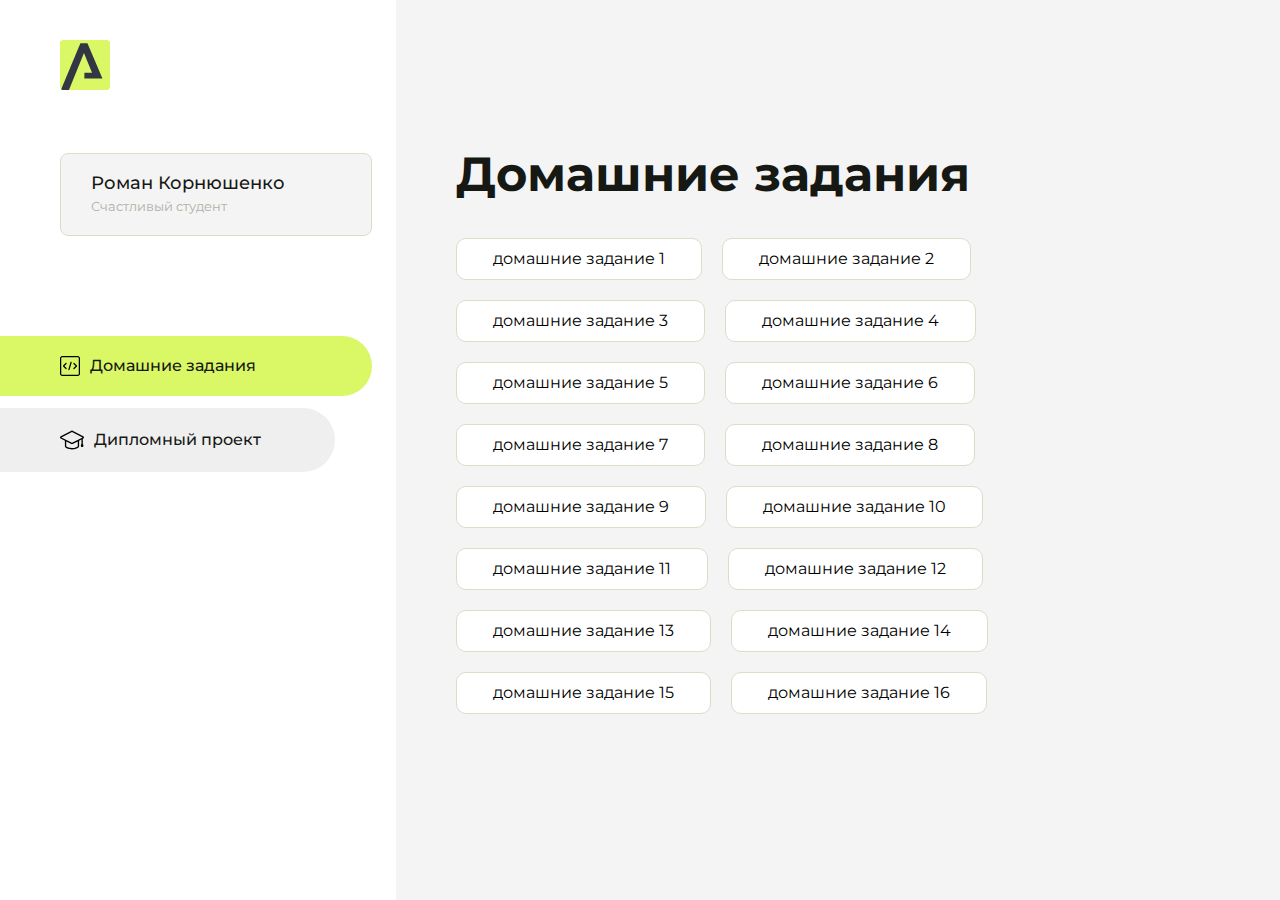
<file: index.html>
<!DOCTYPE html>
<html lang="en">
<head>
    <meta charset="UTF-8">
    <meta name="viewport" content="width=device-width, initial-scale=1.0">
    <title>Домашняя работа</title>
    <link rel="shortcut icon" href="src/logo.ico" type="image/x-icon">
    <link rel="preconnect" href="https://fonts.googleapis.com">
    <link rel="preconnect" href="https://fonts.gstatic.com" crossorigin>
    <link href="https://fonts.googleapis.com/css2?family=Montserrat:wght@400;500;700&family=Rubik:wght@500&display=swap"
          rel="stylesheet">
    <link rel="stylesheet" href="src/style.css">
</head>
<body id="body">
<div class="overlay" id="overlay"></div>
<div class="layout">
    <div class="burger" id="burger">
        <svg viewBox="0 0 24 24" fill="none" xmlns="http://www.w3.org/2000/svg">
            <g id="SVGRepo_bgCarrier" stroke-width="0"></g>
            <g id="SVGRepo_tracerCarrier" stroke-linecap="round" stroke-linejoin="round"></g>
            <g id="SVGRepo_iconCarrier">
                <path d="M4 18L20 18" stroke="#DAF765" stroke-width="2" stroke-linecap="round"></path>
                <path d="M4 12L20 12" stroke="#DAF765" stroke-width="2" stroke-linecap="round"></path>
                <path d="M4 6L20 6" stroke="#DAF765" stroke-width="2" stroke-linecap="round"></path>
            </g>
        </svg>
    </div>
    <aside class="sidebar" id="sidebar">
        <div class="sidebar__inner">
            <div class="logo">
                <svg width="50" height="50" viewBox="0 0 50 50" fill="none" xmlns="http://www.w3.org/2000/svg">
                    <g clip-path="url(#clip0_513_74730)">
                        <path d="M46.17 -0.257004H3.83C1.57281 -0.257004 -0.257 1.57281 -0.257 3.83V46.17C-0.257 48.4272 1.57281 50.257 3.83 50.257H46.17C48.4272 50.257 50.257 48.4272 50.257 46.17V3.83C50.257 1.57281 48.4272 -0.257004 46.17 -0.257004Z"
                              fill="#DAF765"/>
                        <path d="M24.375 38.4H42.461L27.441 3.1585H20.4355C20.4355 3.1585 6.7895 35.881 1.1945 49.294C2.015 50.0275 3.0945 50.257 3.6945 50.257H8.8445L23.954 13.07L32.0465 32.8285H24.375V38.4Z"
                              fill="#323843"/>
                    </g>
                    <defs>
                        <clipPath id="clip0_513_74730">
                            <rect width="50" height="50" fill="white"/>
                        </clipPath>
                    </defs>
                </svg>
            </div>
            <div class="sidebar__user">
                <div class="sidebar__name">Роман Корнюшенко</div>
                <div class="sidebar__text">Счастливый студент</div>
            </div>
            <div class="sidebar__tabs">
                <div class="sidebar__item">
                    <button class="sidebar__button active" id="tasks">
                        <svg xmlns="http://www.w3.org/2000/svg" width="20" height="20" viewBox="0 0 20 20" fill="none">
                            <g clip-path="url(#clip0_704_74543)">
                                <path d="M17.7083 20H2.29167C1.0275 20 0 18.9725 0 17.7083V2.29167C0 1.0275 1.0275 0 2.29167 0H17.7083C18.9725 0 20 1.0275 20 2.29167V17.7083C20 18.9725 18.9725 20 17.7083 20ZM2.29167 1.25C1.7175 1.25 1.25 1.7175 1.25 2.29167V17.7083C1.25 18.2825 1.7175 18.75 2.29167 18.75H17.7083C18.2825 18.75 18.75 18.2825 18.75 17.7083V2.29167C18.75 1.7175 18.2825 1.25 17.7083 1.25H2.29167Z"
                                      fill="black"/>
                                <path d="M6.04167 13.125C5.88167 13.125 5.72167 13.0642 5.6 12.9417L3.1 10.4417C2.85583 10.1975 2.85583 9.80167 3.1 9.5575L5.6 7.0575C5.84417 6.81333 6.24 6.81333 6.48417 7.0575C6.72833 7.30167 6.72833 7.6975 6.48417 7.94167L4.42583 10L6.48417 12.0583C6.72833 12.3025 6.72833 12.6983 6.48417 12.9425C6.36167 13.0642 6.20167 13.125 6.04167 13.125Z"
                                      fill="black"/>
                                <path d="M8.95833 14.1667C8.9 14.1667 8.84 14.1583 8.78167 14.1417C8.45083 14.0442 8.26083 13.6967 8.35833 13.3658L10.4417 6.28251C10.5392 5.95084 10.8892 5.76417 11.2175 5.85917C11.5483 5.95667 11.7383 6.30417 11.6408 6.63501L9.5575 13.7183C9.47833 13.9908 9.22833 14.1667 8.95833 14.1667Z"
                                      fill="black"/>
                                <path d="M13.9583 13.125C13.7983 13.125 13.6383 13.0642 13.5167 12.9417C13.2725 12.6975 13.2725 12.3017 13.5167 12.0575L15.575 9.99916L13.5167 7.94083C13.2725 7.69666 13.2725 7.30083 13.5167 7.05666C13.7608 6.81249 14.1567 6.81249 14.4008 7.05666L16.9008 9.55666C17.145 9.80083 17.145 10.1967 16.9008 10.4408L14.4008 12.9408C14.2783 13.0642 14.1183 13.125 13.9583 13.125Z"
                                      fill="black"/>
                            </g>
                            <defs>
                                <clipPath id="clip0_704_74543">
                                    <rect width="20" height="20" fill="white"/>
                                </clipPath>
                            </defs>
                        </svg>
                        <span>Домашние задания</span></button>
                </div>
                <div class="sidebar__item">
                    <button class="sidebar__button" id="diplom">
                        <svg xmlns="http://www.w3.org/2000/svg" width="24" height="24" viewBox="0 0 24 24" fill="none">
                            <g clip-path="url(#clip0_704_74553)">
                                <path d="M23.2628 10.5971C23.7176 10.365 24 9.90375 24 9.39337C24 8.883 23.7176 8.42175 23.2628 8.18962L12.6135 2.75362C12.2291 2.55824 11.7705 2.55787 11.3854 2.75399L0.736875 8.19C0.282375 8.42175 0 8.883 0 9.39337C0 9.90375 0.282375 10.365 0.736875 10.5971L4.89038 12.7177V18.2074C4.89038 19.8154 8.412 21.393 12 21.393C15.5884 21.393 19.1096 19.815 19.1096 18.2074V12.7174L21.4609 11.517V15.8017L20.901 17.2305C20.7409 17.6389 20.7934 18.0994 21.0405 18.4616C21.2876 18.8246 21.6979 19.041 22.1366 19.041C22.5754 19.041 22.9852 18.8246 23.2324 18.462C23.4795 18.099 23.532 17.6385 23.3719 17.2301L22.8124 15.8021V10.827L23.2628 10.5971ZM17.7623 18.1721C17.6198 18.6375 15.3491 20.0419 12 20.0419C8.65088 20.0419 6.38025 18.6375 6.2415 18.2074V12.3037L6.23887 12.3019C6.23812 12.057 6.1065 11.8207 5.87325 11.7019L1.3515 9.39337L12 3.95737L22.6489 9.39337L12 14.8294L5.87325 11.7019C5.54063 11.5331 4.6695 11.6674 4.5 12C4.33012 12.3322 4.55813 12.5479 4.89038 12.7177L11.3857 16.0331C11.5781 16.1314 11.7889 16.1805 12 16.1805C12.2107 16.1805 12.4222 16.1314 12.6146 16.0331L17.7593 13.407L17.7623 18.1721Z"
                                      fill="black"/>
                            </g>
                            <defs>
                                <clipPath id="clip0_704_74553">
                                    <rect width="24" height="24" fill="white"/>
                                </clipPath>
                            </defs>
                        </svg>
                        <span>Дипломный проект</span></button>
                </div>
            </div>
        </div>

    </aside>
    <div class="content">
        <div class="container">
            <div class="content__block" id="tasksBlock">
                <div class="content__title">Домашние задания</div>
                <ul class="content__list">
                    <li class="content__list-item">
                        <a href="domashka Arokem/index.HTML">домашние задание 1</a>
                         <li class="content__list-item">
                        <a href="domashka Arokenru1/index.html">домашние задание 2</a>
                             <li class="content__list-item">
                        <a href="struktura/index.html">домашние задание 3</a>
                                  <li class="content__list-item">
                        <a href="domashka22/index.html">домашние задание 4</a>
                                <li class="content__list-item">
                        <a href="dz33/index.html">домашние задание 5</a>
                                    <li class="content__list-item">
                        <a href="DZ1/index.html">домашние задание 6</a>
                                     <li class="content__list-item">
                        <a href="leson 43 leout/index.html">домашние задание 7</a>
                                     <li class="content__list-item">
                        <a href="DZ65/index.html">домашние задание 8</a>
                                     <li class="content__list-item">
                        <a href="71-leson/index.html">домашние задание 9</a>
                                     <li class="content__list-item">
                        <a href="homework/index.html">домашние задание 10</a>
                                         <li class="content__list-item">
                        <a href="86 leson/index.html">домашние задание 11</a>
                                             <li class="content__list-item">
                        <a href="86 lesonn/index.html">домашние задание 12</a>
                                                 <li class="content__list-item">
                        <a href="leson 1/index.html">домашние задание 13</a>
                                                     <li class="content__list-item">
                        <a href="leson-2/index.html">домашние задание 14</a>
                                                   <li class="content__list-item">
                        <a href="NEKE/index.HTML">домашние задание 15</a>
                                                   <li class="content__list-item">
                        <a href="nike/index.html">домашние задание 16</a>
                    </li>
                </ul>
            </div>
            <div class="content__block hidden" id="diplomBlock">
                <div class="content__title">Дипломный проект</div>
                <div class="content__list-diplom">
                    <a href="ПАПКА-С-НОМЕРОМ-УРОКА">Ссылка на ДЗ</a>
                </div>
                <div class="content__decor">
                    <div class="content__decor-text">Давай проверим, чему ты научился!</div>
                    <div class="content__decor-img">
                        <img src="src/decor.png" alt="decor">
                    </div>
                </div>
            </div>
        </div>
    </div>
</div>
<script src="src/index.js"></script>
</body>
</html>
</file>
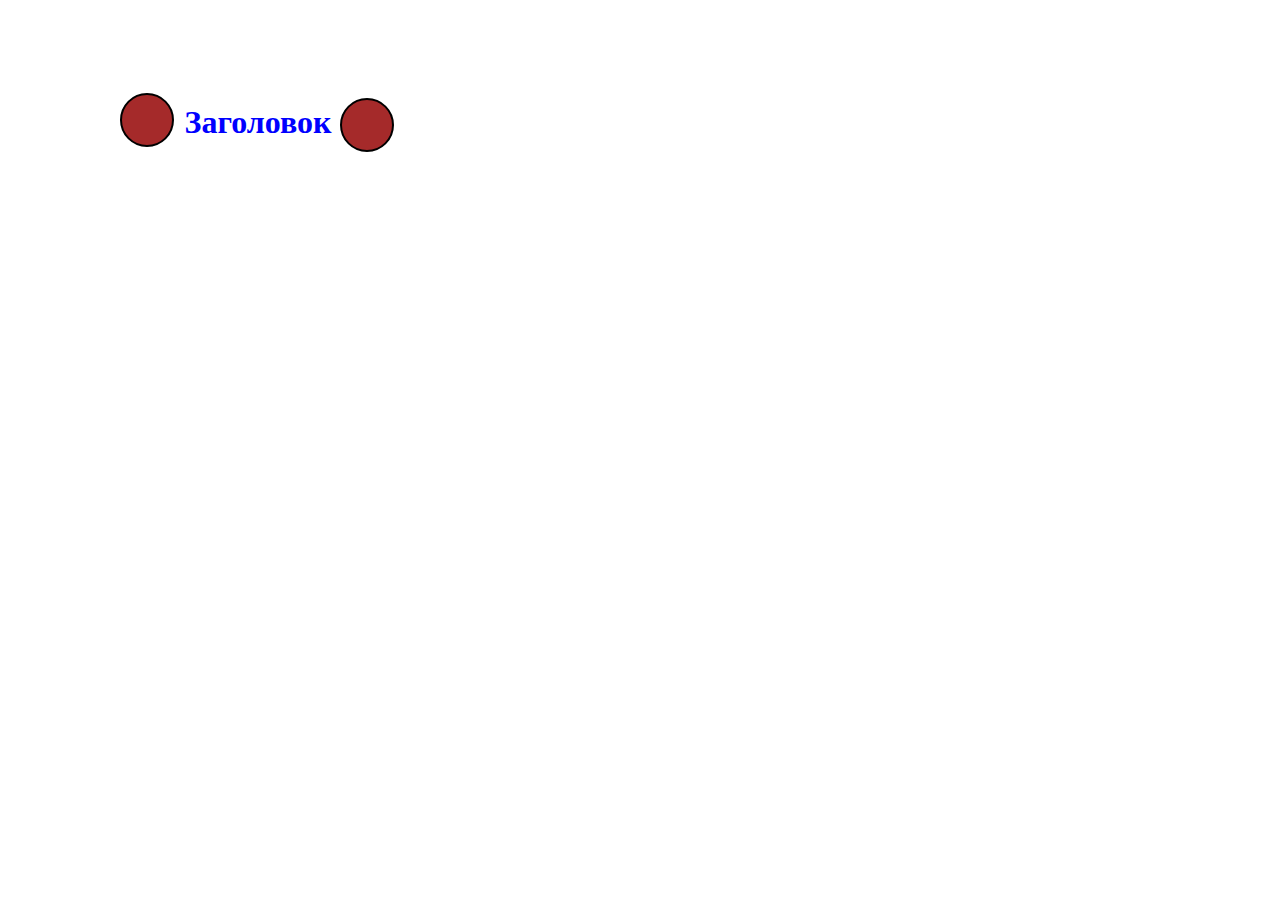
<file: 71 уро/index.html>
<!DOCTYPE html>
<html lang="en">

<head>
    <meta charset="UTF-8">
    <meta name="viewport" content="width=device-width, initial-scale=1.0">
    <title>Document</title>
    <link rel="stylesheet" href="style.css">
</head>

<body>
<div> 
    <h1>Зaголовок</h1>
</div>
</body>

</html>
</file>
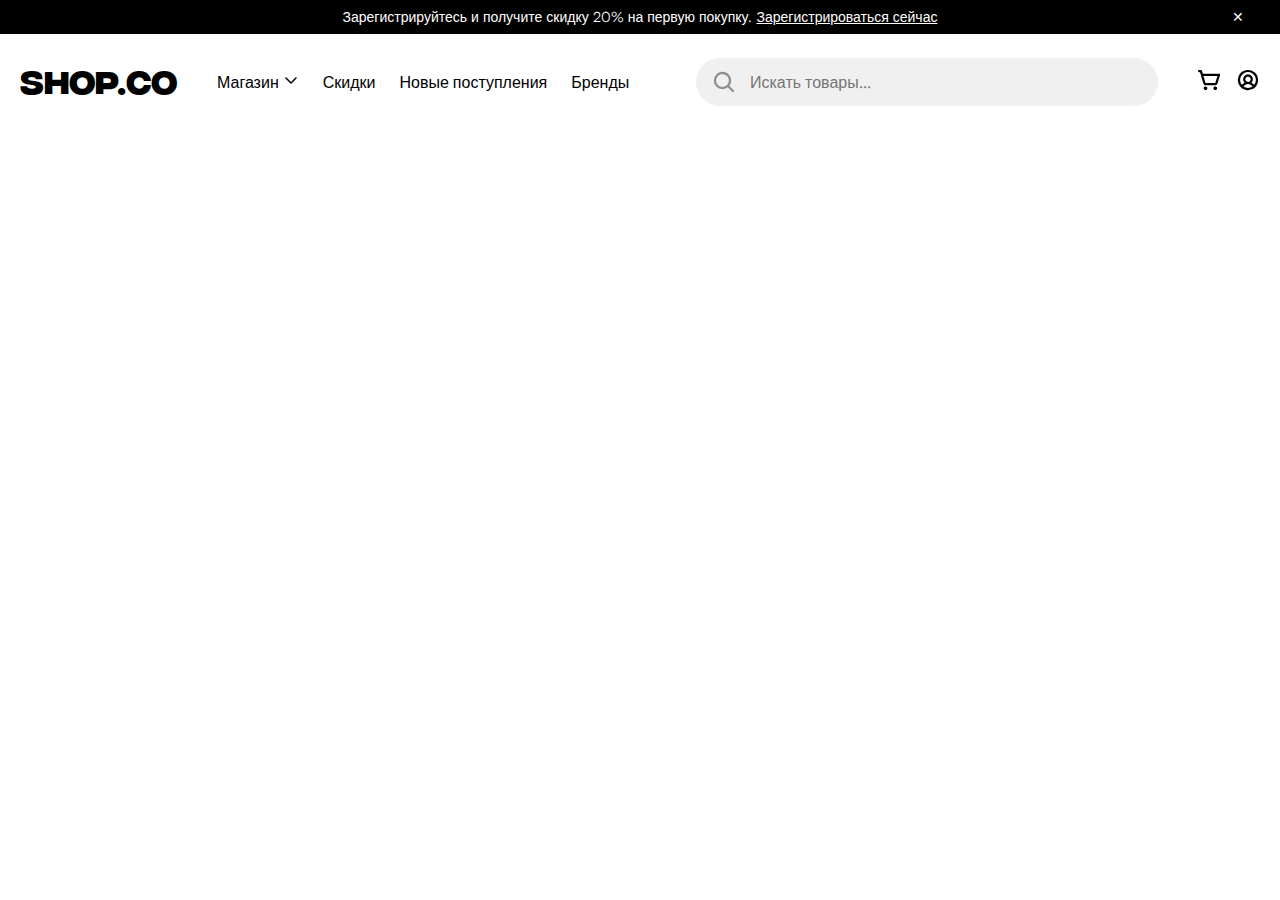
<file: diplom-job/index.html>
<!DOCTYPE html>
<html class="page" lang="ru">

<head>
    <meta charset="UTF-8">
    <meta name="viewport" content="width=device-width, initial-scale=1.0">
    <title>clothing store</title>
    <link rel="stylesheet" href="./css/index.css">
    <link rel="shortcut icon" href="./icons/icons-clothe 32-32px.png" type="image/x-icon">
</head>

<body class="page__body">
    <div class="top-banner">
        <div class="container top-banner__container">
            <span>Зарегистрируйтесь и получите скидку 20% на первую покупку. <a href="#">Зарегистрироваться
                    сейчас</a></span>
            <button class="top-banner__close">✕</button>
        </div>
    </div>
    <header class="header">
        <div class="container header__container">
            <button class="header__burger burger">
                <svg width="24" height="24">
                    <use class="burger__icon-menu" href="./icons/sprite.svg#burger"></use>
                </svg>
            </button>
            <a href="#" class="logo header__logo">SHOP.CO</a>
            <nav class="menu header__menu">
                <ul class="menu__list" aria-label="Главное Меню">
                    <li class="menu__item"><a href="#shop" class="menu__link">Магазин</a>
                        <button class="menu__link-button">
                            <svg width="16" height="16">
                                <use class="menu__link-icon" href="./icons/sprite.svg#menu"></use>
                            </svg>
                        </button>
                    </li>
                    <li class="menu__item"><a href="#disconts" class="menu__link">Скидки</a></li>
                    <li class="menu__item"><a href="#new" class="menu__link">Новые поступления</a></li>
                    <li class="menu__item"><a href="#brends" class="menu__link">Бренды</a></li>
                </ul>
            </nav>
            <div class="header__controls">
                <div class="search__menu">
                    <svg width="24" height="24">
                        <use href="./icons/sprite.svg#serth"></use>
                    </svg>
                    <input class="search" type="text" placeholder="Искать товары..." />
                </div>
                <div class="header__actions">
                    <button class="header__actions-button">
                        <svg width="24" height="24">
                            <use class="header__actions-icon" href="./icons/sprite.svg#basket">
                            </use>
                        </svg>
                    </button>
                    <button class="header__actions-button">
                        <svg width="24" height="24">
                            <use class="header__actions-icon" href="./icons/sprite.svg#profile">
                            </use>
                        </svg>
                    </button>
                </div>
            </div>
        </div>
    </header>
</body>

</html>
</file>
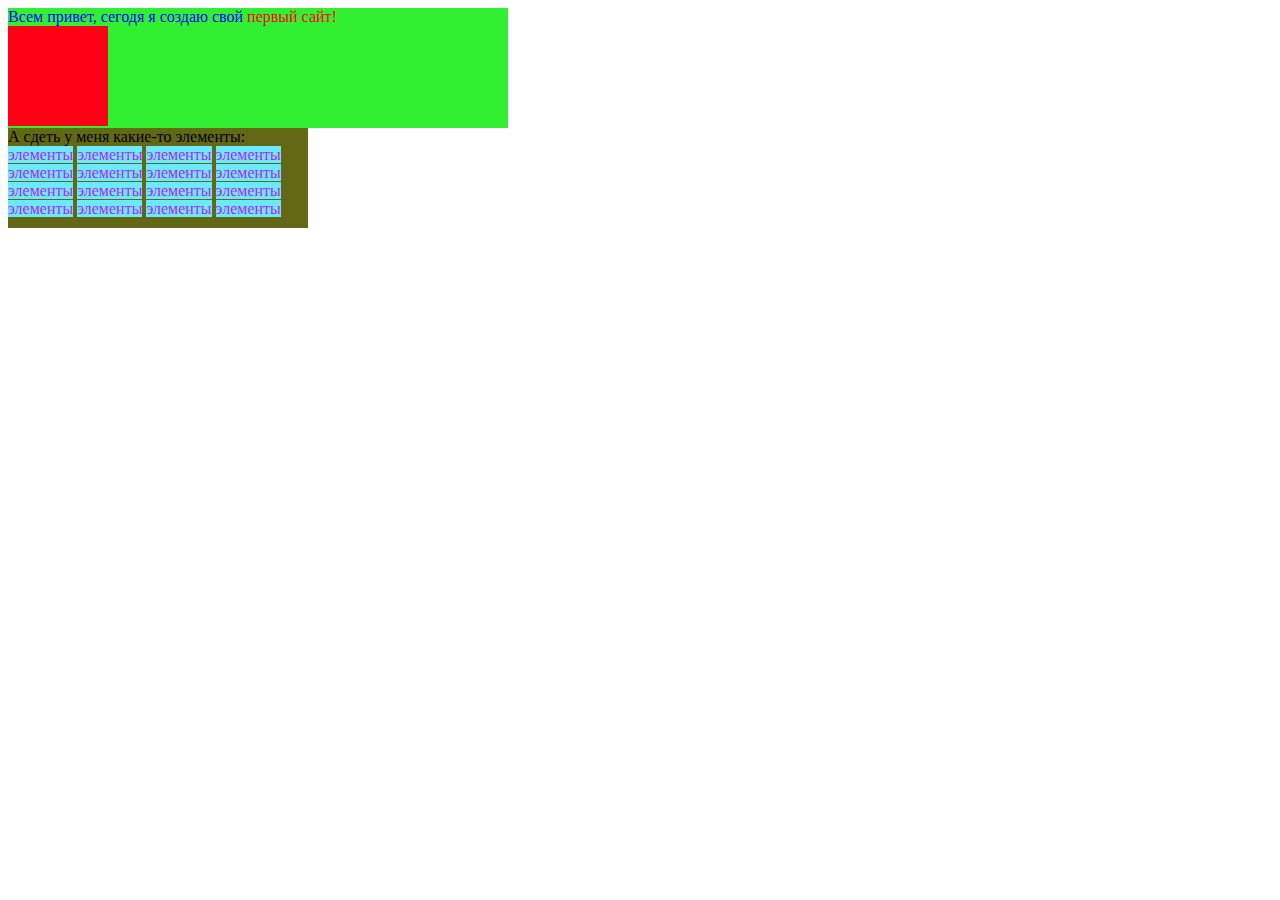
<file: domashka Arokenru1/index.html>
<!DOCTYPE html>
<html lang="en">
<head>
    <meta charset="UTF-8">
    <meta name="viewport" content="width=device-width, initial-scale=1.0">
    <title>Domashka</title>
    <style>
        div{
            background: #31f031;
            color: blue;
            width: 500px;
            height: 120px;
        }
        span{color: #ff0015;
        }
        .block1{
            background: #ff0015;
            width: 100px;
            height: 100px;
        }
        .block2{
            background: #626813;
            color: #000;
            width: 300px;
            height: 100px;
        }
        .g1{
        background: #6de9ff;
        color: #ad27fa;
        }
        .g2{
        background: #6de9ff;
        color: #ad27fa;
        }
        .g3{
        background: #6de9ff;
        color: #ad27fa;
        }
        .g4{
        background: #6de9ff;
        color: #ad27fa;
        }
        .g5{
        background: #6de9ff;
        color: #ad27fa;
        }
        .g6{
        background: #6de9ff;
        color: #ad27fa;
        }
        .g7{
        background: #6de9ff;
        color: #ad27fa;
        }
        .g8{
        background: #6de9ff;
        color: #ad27fa;
        }
         .g9{
        background: #6de9ff;
        color: #ad27fa;
        }
        .g11{
        background: #6de9ff;
        color: #ad27fa;
        }
         .g22{
        background: #6de9ff;
        color: #ad27fa;
        }
         .g33{
        background: #6de9ff;
        color: #ad27fa;
        }
         .g44{
        background: #6de9ff;
        color: #ad27fa;
        }
         .g55{
        background: #6de9ff;
        color: #ad27fa;
        }
         .g66{
        background: #6de9ff;
        color: #ad27fa;
        }
         .g77{
        background: #6de9ff;
        color: #ad27fa;
        }

    </style>
</head>
<body>
    <div>Всем привет, сегодя я создаю свой 
        <span>первый сайт!</span>
        <div class="block1"></div>
    </div>
    <div class="block2">А сдеть у меня какие-то элементы:
        <span class="g1"> элементы</span>
        <span class="g2"> элементы</span>
        <span class="g3"> элементы</span>
        <span class="g4"> элементы</span>
        <span class="g5"> элементы</span>
        <span class="g6"> элементы</span>
        <span class="g7"> элементы</span>
        <span class="g8"> элементы</span>
        <span class="g9"> элементы</span>
        <span class="g11"> элементы</span>
        <span class="g22"> элементы</span>
        <span class="g33"> элементы</span>
        <span class="g44"> элементы</span>
        <span class="g55"> элементы</span>
        <span class="g66"> элементы</span>
        <span class="g77"> элементы</span>
    </div>
</body>
</html>
</file>
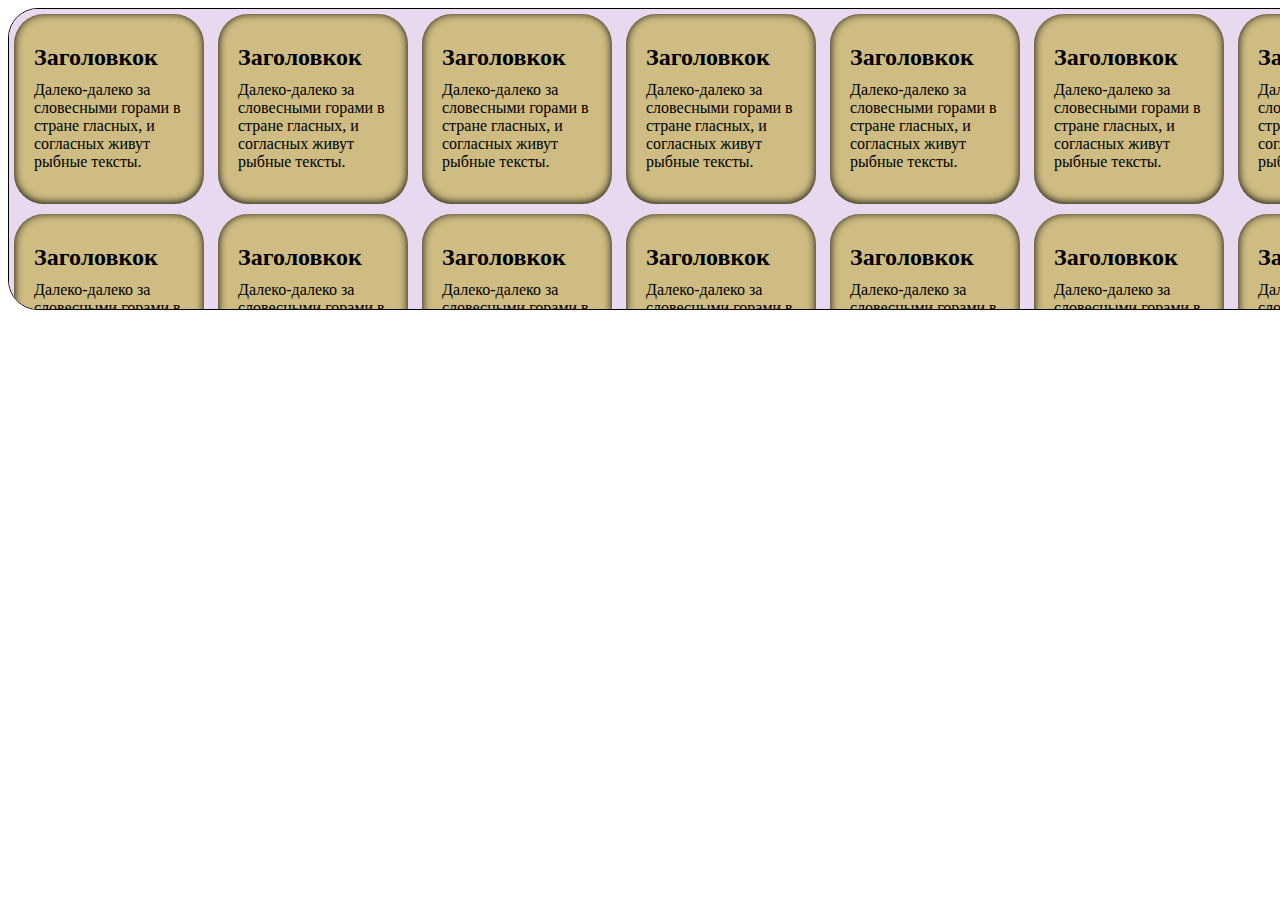
<file: DZ1/index.html>
<!DOCTYPE html>
<html lang="en">

<head>
    <meta charset="UTF-8">
    <meta name="viewport" content="width=device-width, initial-scale=1.0">
    <title>Domashka</title>
    <link rel="stylesheet" href="css/style.css">
</head>

<body>
    <div class="block">
        <div class="block1">
            <h2>Заголовкок</h2>
            Далеко-далеко за словесными горами в стране гласных, и согласных живут рыбные тексты.
        </div>

        <div class="block1">
            <h2>Заголовкок</h2>
            Далеко-далеко за словесными горами в стране гласных, и согласных живут рыбные тексты.
        </div>

        <div class="block1">
            <h2>Заголовкок</h2>
            Далеко-далеко за словесными горами в стране гласных, и согласных живут рыбные тексты.
        </div>

        <div class="block1">
            <h2>Заголовкок</h2>
            Далеко-далеко за словесными горами в стране гласных, и согласных живут рыбные тексты.
        </div>
        <div class="block1">
            <h2>Заголовкок</h2>
            Далеко-далеко за словесными горами в стране гласных, и согласных живут рыбные тексты.
        </div>

        <div class="block1">
            <h2>Заголовкок</h2>
            Далеко-далеко за словесными горами в стране гласных, и согласных живут рыбные тексты.
        </div>

        <div class="block1">
            <h2>Заголовкок</h2>
            Далеко-далеко за словесными горами в стране гласных, и согласных живут рыбные тексты.
        </div>

        <div class="block1">
            <h2>Заголовкок</h2>
            Далеко-далеко за словесными горами в стране гласных, и согласных живут рыбные тексты.
        </div>

        <div class="block1">
            <h2>Заголовкок</h2>
            Далеко-далеко за словесными горами в стране гласных, и согласных живут рыбные тексты.
        </div>

        <div class="block1">
            <h2>Заголовкок</h2>
            Далеко-далеко за словесными горами в стране гласных, и согласных живут рыбные тексты.
        </div>

        <div class="block1">
            <h2>Заголовкок</h2>
            Далеко-далеко за словесными горами в стране гласных, и согласных живут рыбные тексты.
        </div>

        <div class="block1">
            <h2>Заголовкок</h2>
            Далеко-далеко за словесными горами в стране гласных, и согласных живут рыбные тексты.
        </div>

        <div class="block1">
            <h2>Заголовкок</h2>
            Далеко-далеко за словесными горами в стране гласных, и согласных живут рыбные тексты.
        </div>

        <div class="block1">
            <h2>Заголовкок</h2>
            Далеко-далеко за словесными горами в стране гласных, и согласных живут рыбные тексты.
        </div>
    </div>

</body>

</html>
</file>
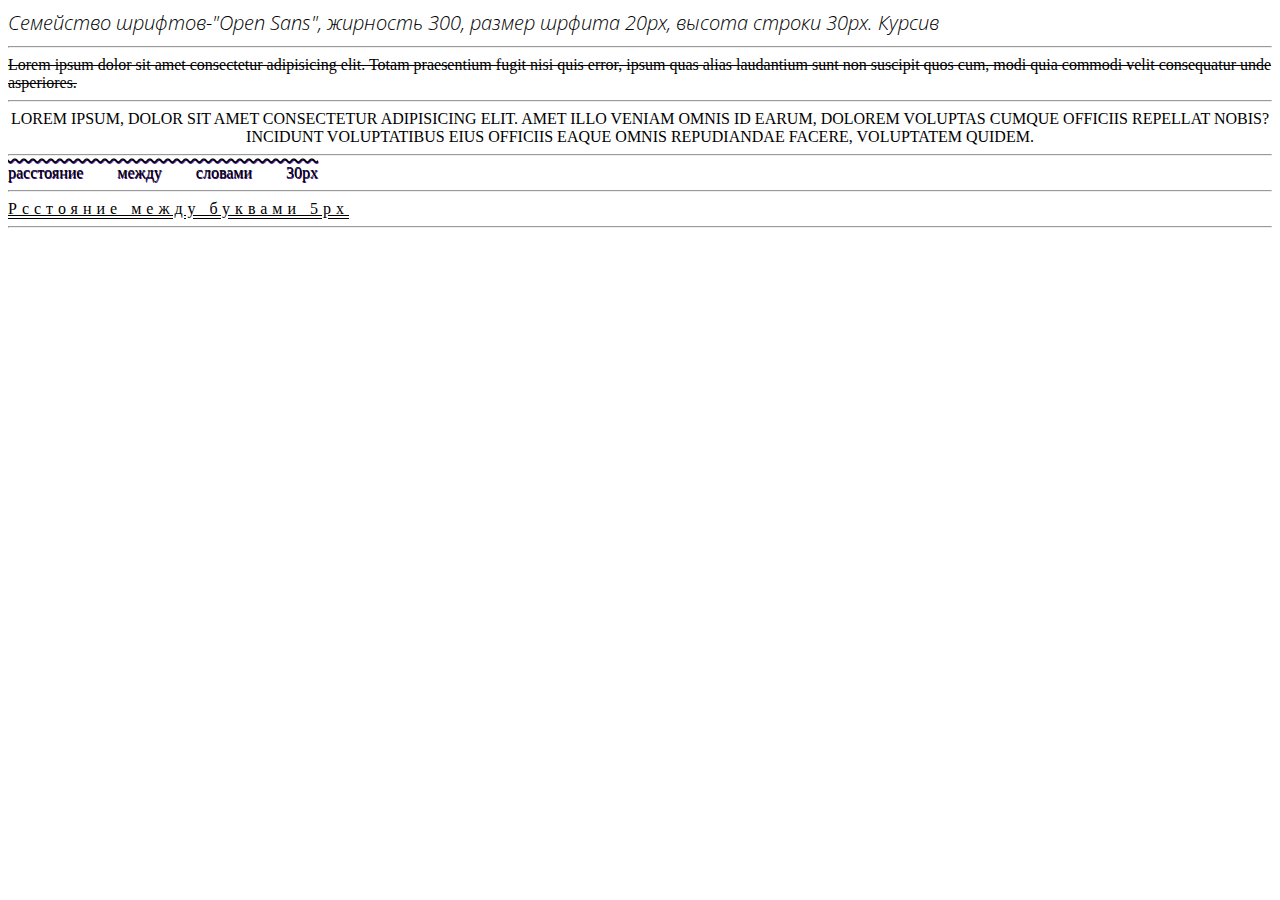
<file: dz33/index.html>
<!DOCTYPE html>
<html lang="en">

<head>
    <meta charset="UTF-8">
    <meta name="viewport" content="width=device-width, initial-scale=1.0">
    <title>Document</title>
    <link rel="stylesheet" href="css/style.css">
    <link rel="preconnect" href="https://fonts.googleapis.com">
    <link rel="preconnect" href="https://fonts.gstatic.com" crossorigin>
    <link href="https://fonts.googleapis.com/css2?family=Open+Sans:ital,wght@0,300..800;1,300..800&display=swap"
        rel="stylesheet">
        
</head>

<body>
    <div class="block">
        Семейство шрифтов-"Open Sans", жирность 300, размер шрфита 20рх, высота строки 30рх. Курсив
    </div>
    <hr>
    <div class="block2">
        Lorem ipsum dolor sit amet consectetur adipisicing elit. Totam praesentium fugit nisi quis error, ipsum quas
        alias laudantium sunt non suscipit quos cum, modi quia commodi velit consequatur unde asperiores.
    </div>
    <hr>
    <div class="block3">
        Lorem ipsum, dolor sit amet consectetur adipisicing elit. Amet illo veniam omnis id earum, dolorem voluptas
        cumque officiis repellat nobis? Incidunt voluptatibus eius officiis eaque omnis repudiandae facere, voluptatem
        quidem.
    </div>
    <hr>
    <div class="block4">
        расстояние между словами 30рх
    </div>
    <hr>
    <div class="block5">
        Рсстояние между буквами 5рх
    </div>
    <hr>
</body>

</html>
</file>
<file: src/style.css>
*{padding: 0;margin: 0;border: 0;}
*,*:before,*:after{-webkit-box-sizing: border-box;box-sizing: border-box;}
:focus,:active{outline: none;}
a:focus,a:active{outline: none;}
nav,footer,header,aside{display: block;}
html,body{
    height:100%;width:100%;
    font-size:100%;line-height:1;-ms-text-size-adjust:100%;-moz-text-size-adjust:100%;-webkit-text-size-adjust:100%;}
input,button,textarea{font-family:inherit;}
input::-ms-clear{display: none;}
button{cursor: pointer;}
button::-moz-focus-inner{padding:0;border:0;}
a,a:visited{text-decoration: none;}
a:hover{text-decoration: none;}
ul li{list-style: none;}
img{vertical-align: top;}
h1,h2,h3,h4,h5,h6{font-size:inherit;font-weight: inherit;}
a{color:inherit;}



body {
    font-family: "Montserrat",SansSerif;
    color: black;
}

body.overflow {
    overflow: hidden;
}



.layout {
    display: -webkit-box;
    display: -ms-flexbox;
    display: flex;
    min-height: 100vh;
}

.sidebar {
    padding: 40px 24px 40px 0;
    -ms-flex-negative: 0;
    flex-shrink: 0;
    background-color: white;
}



.content {
    -webkit-box-flex: 1;
    -ms-flex-positive: 1;
    flex-grow: 1;
    background-color: #F4F4F4;
}

.container {
    display: -webkit-box;
    display: -ms-flexbox;
    display: flex;
    -webkit-box-orient: vertical;
    -webkit-box-direction: normal;
    -ms-flex-direction: column;
    flex-direction: column;
    -webkit-box-pack: center;
    -ms-flex-pack: center;
    justify-content: center;
    -webkit-box-align: center;
    -ms-flex-align: center;
    align-items: center;
    padding: 150px 60px 80px 60px;
}


.logo {
    margin-left: 60px;
    margin-bottom: 60px;
}

.sidebar__user {
    background-color: #F4F4F4;
    padding: 20px 30px;
    margin-left: 60px;
    margin-bottom: 100px;
    border-radius: 8px;
    border: 1px solid #DADEC9;
}

.sidebar__name {
    color:#161814;
    font-size: 18px;
    font-weight: 500;
    margin-bottom: 6px;
}

.sidebar__text {
    color: #AFB1A7;
    font-size: 13px;
    font-weight: 400;
    line-height: 130%; /* 16.9px */
}

.sidebar__item {
    width: 372px;
}

.sidebar__button {
    display: -webkit-box;
    display: -ms-flexbox;
    display: flex;
    -webkit-box-align: center;
    -ms-flex-align: center;
    align-items: center;
    gap: 10px;
    padding: 20px 60px;
    margin-bottom: 12px;
    border-radius: 0px 100px 100px 0px;
    -webkit-transition: all .5s;
    -o-transition: all .5s;
    transition: all .5s;
    cursor: pointer;
    width: 90%;
    color:#161814;
    font-size: 16px;
    font-weight: 500;
}

.sidebar__button.active , .sidebar__button:hover {
    width: 100%;
    background-color: #DAF765;
}


.content__title {
    color: #161814;
    font-size: 48px;
    font-weight: 700;
    margin-bottom: 40px;
}

.content__list {
    display: -webkit-box;
    display: -ms-flexbox;
    display: flex;
    -webkit-box-align: center;
    -ms-flex-align: center;
    align-items: center;
    -ms-flex-wrap: wrap;
    flex-wrap: wrap;
    gap: 20px;
}



.content__list-item  {
    cursor: pointer;
    padding: 12px 18px;
    background-color: #fff;
    border-radius: 10px;
    border: 1px solid #DADEC9;
    -webkit-transition: all .3s;
    -o-transition: all .3s;
    transition: all .3s;
}

.content__list-item:hover,.content__list-diplom:hover {
    background-color: #AFB1A7;
}

li a {
    padding: 12px 18px;

}


.content__list-diplom {
    -webkit-transition: all .3s;
    -o-transition: all .3s;
    transition: all .3s;
    display: inline-block;
    padding: 12px 18px;
    background-color: #fff;
    border-radius: 10px;
    border: 1px solid #DADEC9;
}

.content__decor {
    display: -webkit-box;
    display: -ms-flexbox;
    display: flex;
    -webkit-box-align: center;
    -ms-flex-align: center;
    align-items: center;
}

.content__decor-text {
    color:#BEDD44;
    font-size: 36px;
    font-weight: 700;
    line-height: 110%; /* 39.6px */
}

.content__block {
    max-width: 1200px;
}

.content__block.hidden {
    display: none;
}

.content__decor-img img{
    width: 100%;
}

.burger {
    display: none;
    padding: 5px;
    position: fixed;
    top: 3%;
    right: 7%;
    width: 40px;
    height: 40px;
    background-color: #161814;
    border-radius: 50%;
    z-index: 10;
    border: 1px solid #DAF765;
}

@media (max-width: 768px) {
    .burger {
        display: block;
    }

    .sidebar {
        -webkit-transition: all .3s;
        -o-transition: all .3s;
        transition: all .3s;
        -webkit-transform: translateX(-100%);
        -ms-transform: translateX(-100%);
        transform: translateX(-100%);
        position: fixed;
        top: 0;
        left: 0;
        bottom: 0;
        z-index: 5;
    }

    .sidebar.show {
        -webkit-transform: translateX(0%);
        -ms-transform: translateX(0%);
        transform: translateX(0%);
    }

    .overlay {
        opacity: 0;
        pointer-events: none;
        -webkit-transition: all .3s;
        -o-transition: all .3s;
        transition: all .3s;
        position: absolute;
        top: 0;
        right: 0;
        left: 0;
        bottom: 0;
        z-index: 3;
        background-color: #000000e0;
    }

    .overlay.show {
        opacity: 1;
        pointer-events: all;
    }

    .container {
        padding: 40px 20px;
        min-height: 100%;
    }

    .content__decor {
        margin-top: 20px;
        -webkit-box-orient: vertical;
        -webkit-box-direction: normal;
        -ms-flex-direction: column;
        flex-direction: column;
    }
}

@media (max-width: 400px) {
    .sidebar__user {
        margin-left: 0;
    }
}
</file>
<file: 71 уро/style.css>
div{
    width: 500px;
    height: 500px;
}


h1{
    text-align: center;
    margin: 50px;
    color: blue;
}


h1::before{
    content: '';
    display: block;
    width: 50px;
    height: 50px;
    background: brown;
    border-radius: 70px;
    border: 2px  solid #000000;
    transform: translate(62px, 43px);
}

h1::after{
        content: '';
    display: block;
    width: 50px;
    height: 50px;
    background: brown;
    border-radius: 70px;
    border: 2px  solid #000000;
    transform: translate(282px, -43px);
}
</file>
<file: DZ1/css/style.css>
.block{
    width: 1500px;
    height: 300px;
    background: rgb(232, 216, 240);
    border-radius: 30px 0 0 30px;
    border: solid 1px #000;
    overflow: auto;
}

h2{
    margin: 10px 0px;
}

.block1{
    padding: 20px;
    margin: 5px;
    width: 150px;
    height: 150px;
    background: #cebc82;
    display: inline-block;
    border-radius: 30px;
    box-shadow: inset 0px -1px 8px 0px #000;
}
</file>
<file: dz33/css/style.css>
.block {
    font-family: "Open Sans", sans-serif;
    font-size: 20px;
    line-height: 30px;
    font-weight: 300;
    font-style: italic;
}

.block2 {    
    text-decoration-line: line-through;
}

.block3{
    font-family: serif;
    text-transform: uppercase;
    text-align: center;
}

.block4 {
    text-decoration: overline wavy;
    word-spacing: 30px;
    text-shadow: 0.5px 1px 0.5px #2e0085;
}

.block5 {
    letter-spacing: 5px;
    text-decoration: underline double;
}
</file>
<file: diplom-job/css/index.css>
/* base */
@import "./base/normalize.css";
@import "./base/fons.css";
@import "./base/vars.css";
@import "./base/globals.css";

/* blocks */
@import "./blocks/header.css";
@import "./blocks/menu.css";
@import "./blocks/discount.css";
@import "./blocks/burger.css";
</file>
